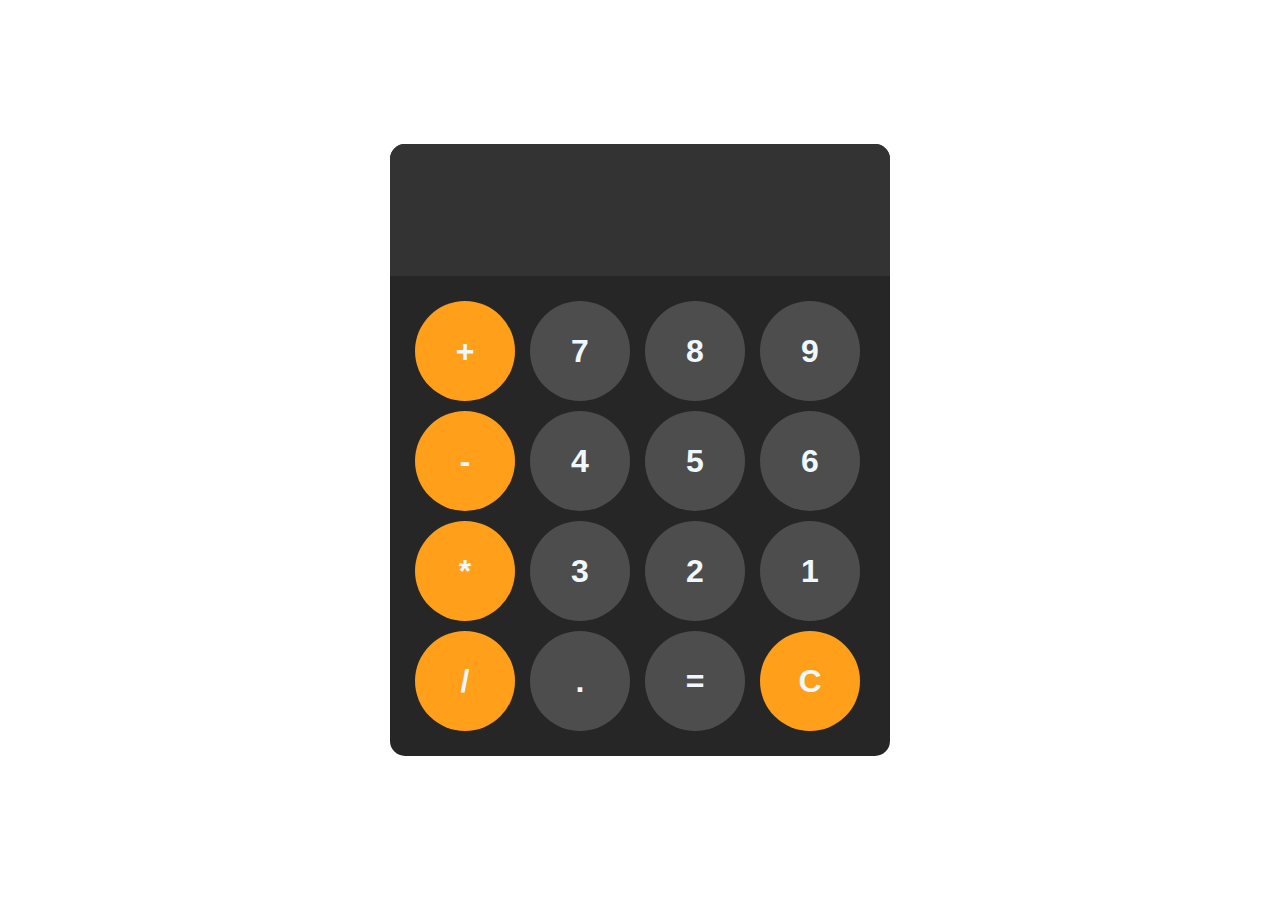
<file: Calculator Program/index.html>
<!DOCTYPE html>
<html lang="en">
<head>
    <meta charset="UTF-8">
    <meta name="viewport" content="width=device-width, initial-scale=1.0">
    <title>Document</title>
    <link rel="stylesheet" href="style.css">
</head>
<body>
    <div id="calculator">
        <input id="display" readonly>
        <div id="keys">
            <button onclick="appendtoDisplay('+')" class="operator-btn">+</button>
            <button onclick="appendtoDisplay('7')">7</button>
            <button onclick="appendtoDisplay('8')">8</button>
            <button onclick="appendtoDisplay('9')">9</button>
            <button onclick="appendtoDisplay('-')" class="operator-btn">-</button>
            <button onclick="appendtoDisplay('4')">4</button>
            <button onclick="appendtoDisplay('5')">5</button>
            <button onclick="appendtoDisplay('6')">6</button>
            <button onclick="appendtoDisplay('*')" class="operator-btn">*</button>
            <button onclick="appendtoDisplay('3')">3</button>
            <button onclick="appendtoDisplay('2')">2</button>
            <button onclick="appendtoDisplay('1')">1</button>
            <button onclick="appendtoDisplay('/')" class="operator-btn">/</button>
            <button onclick="appendtoDisplay('.')">.</button>
            <button onclick="calculate()">=</button>
            <button onclick="clearDisplay()" class="operator-btn">C</button>
        </div>
    </div>
    <script src="style.js"></script>
</body>
</html>
</file>
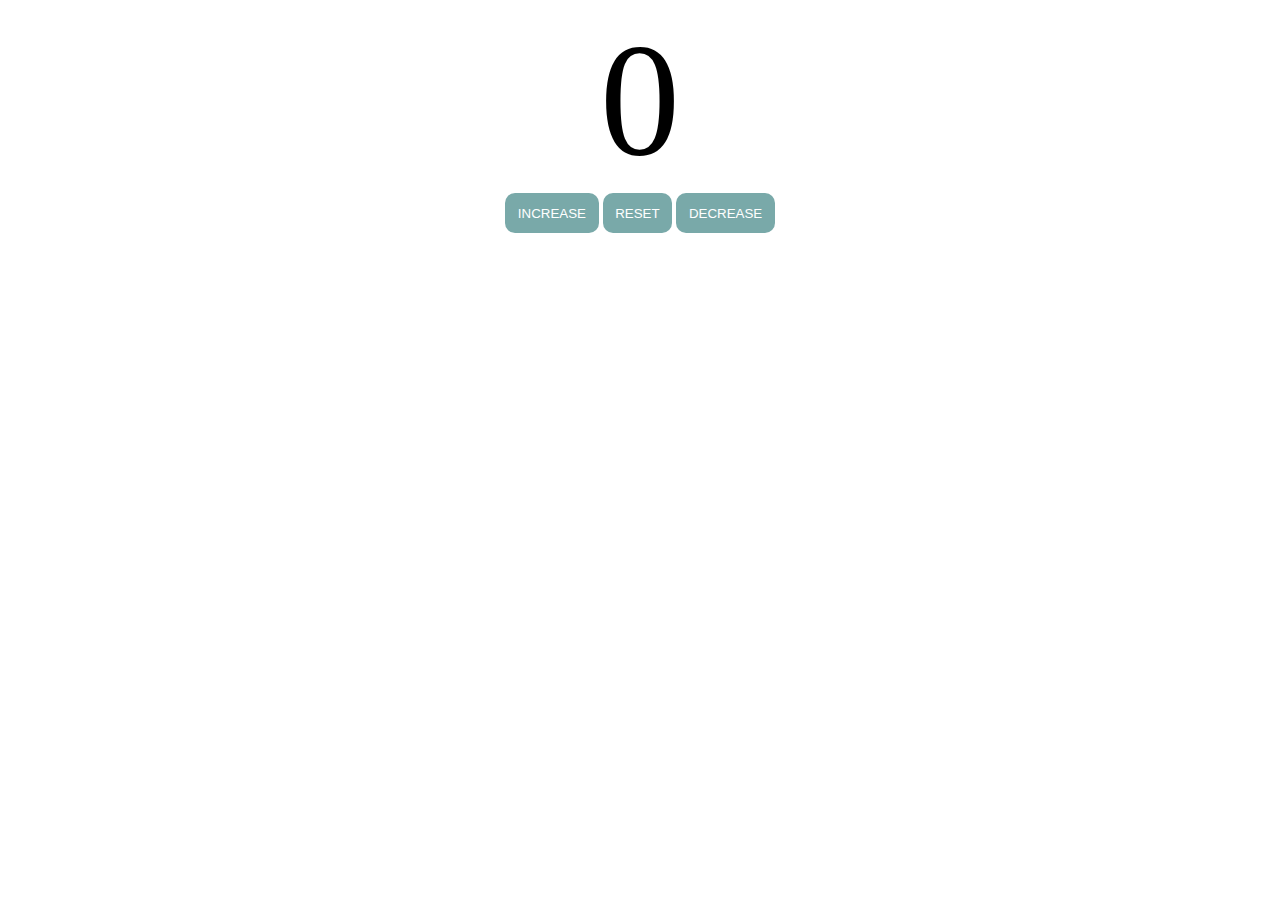
<file: Count Program/index.html>
<!DOCTYPE html>
<html lang="en">
<head>
    <meta charset="UTF-8">
    <meta name="viewport" content="width=device-width, initial-scale=1.0">
    <title>Document</title>
    <link rel="stylesheet" href="style.css">
</head>
<body>
    <p id="numCount">0</p>
    <div id="btnContainer">
        <button id="inBtn" class="buttons">INCREASE</button>
        <button id="reBtn" class="buttons">RESET</button>
        <button id="deBtn" class="buttons">DECREASE</button>
        
    </div>

    <script src="style.js"></script>
</body>
</html>
</file>
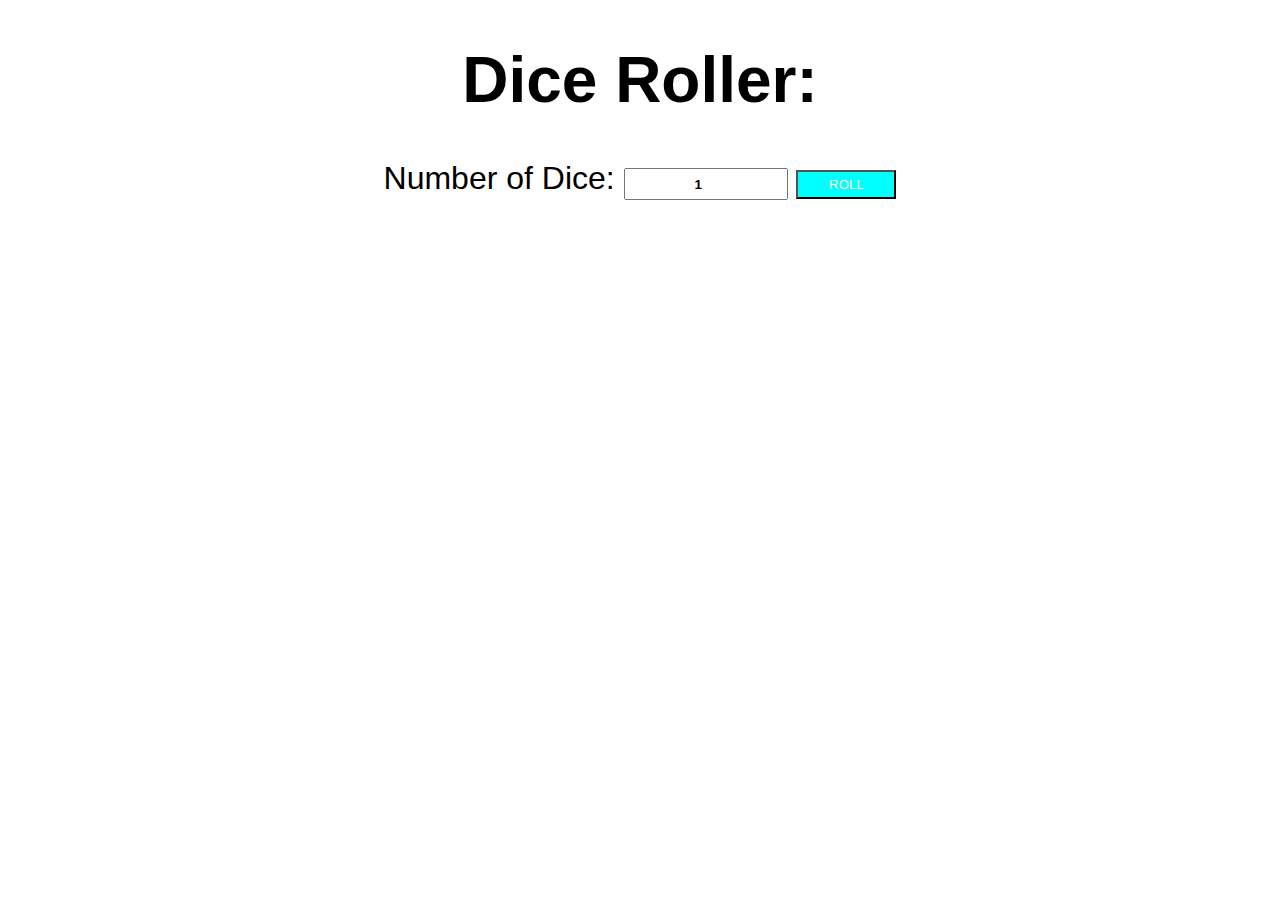
<file: Dice Roller Program/index.html>
<!DOCTYPE html>
<html lang="en">
<head>
    <meta charset="UTF-8">
    <meta name="viewport" content="width=device-width, initial-scale=1.0">
    <title>Document</title>
    <link rel="stylesheet" href="style.css">
</head>
<body>
    <h1>Dice Roller:</h1>
    <label>Number of Dice:</label>
    <input type="number" id="myTextBox" min="1" value="1">
    <button type="submit" id="mySubmit" onclick="roller()">ROLL</button>
    <div id="resultcontent"></div>
    <div id="resultImage"></div>
    <script src="style.js"></script>
</body>
</html>
</file>
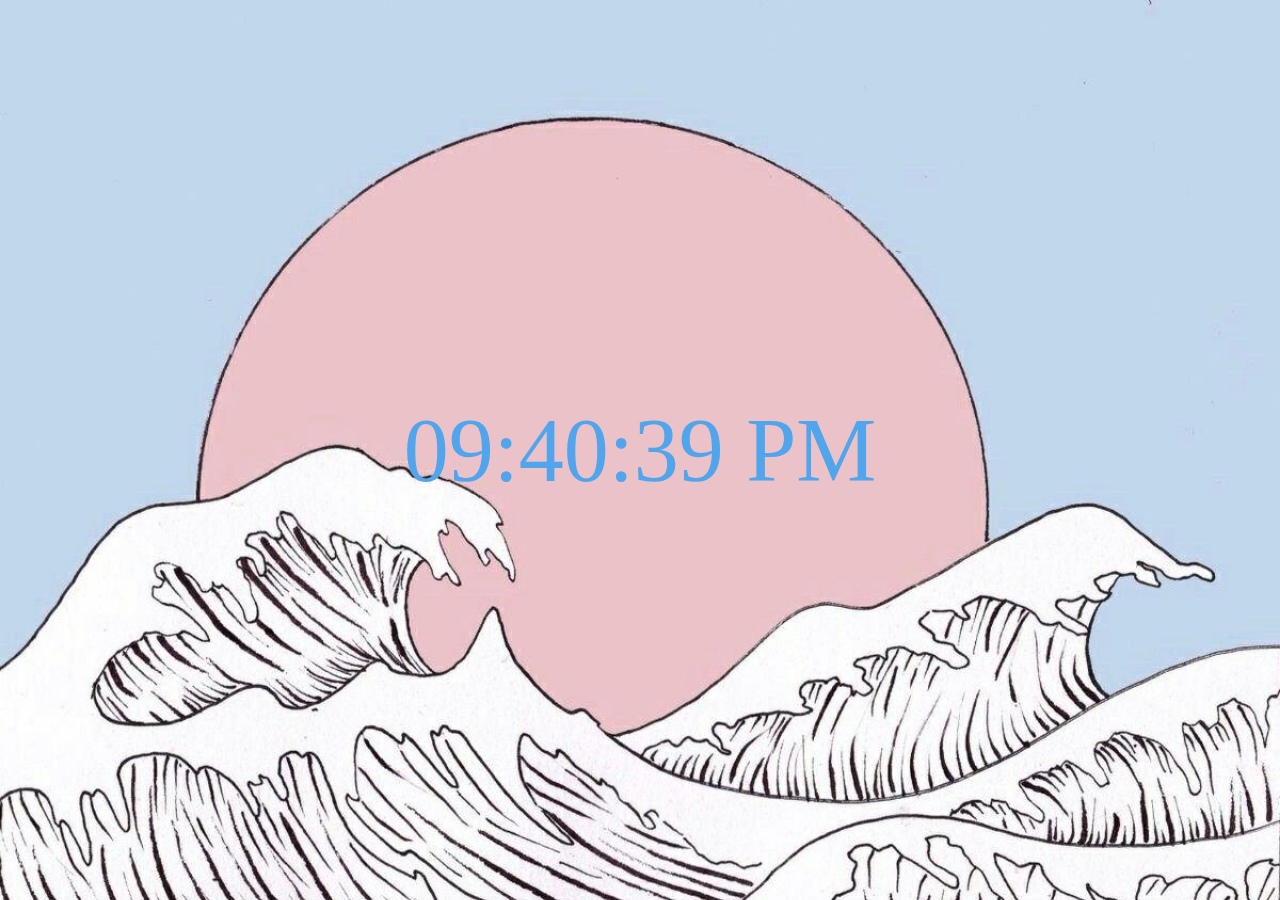
<file: Digital Clock Program/index.html>
<!DOCTYPE html>
<html lang="en">
<head>
    <meta charset="UTF-8">
    <meta name="viewport" content="width=device-width, initial-scale=1.0">
    <title>Document</title>
    <link rel="stylesheet" href="style.css">
</head>
<body>
    <div id="container">
        <dic id="clock_container">00:00:00</dic>
    </div>
    <script type="module" src="style.js"></script>
</body>
</html>
</file>
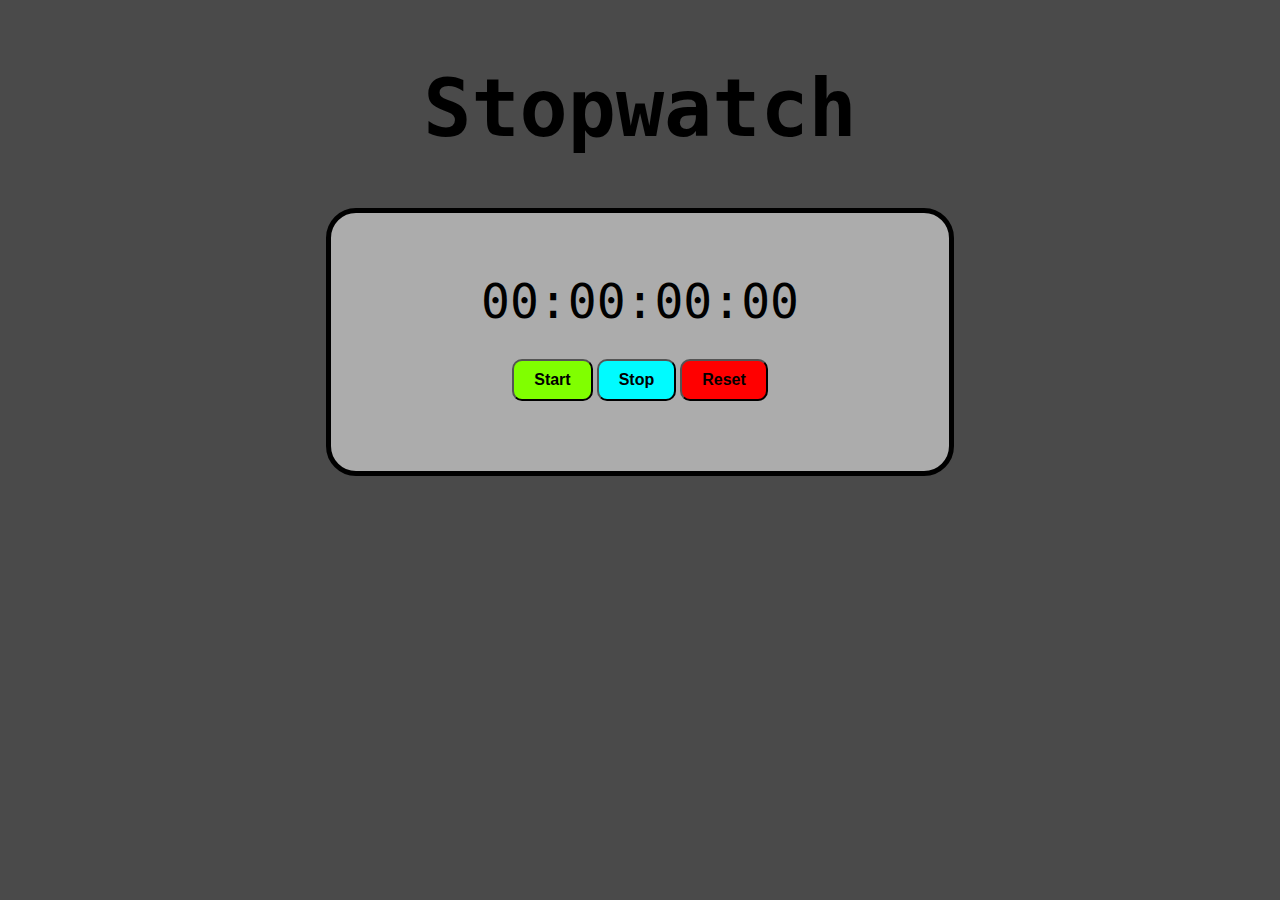
<file: Stopwatch Program/index.html>
<!DOCTYPE html>
<html lang="en">
<head>
    <meta charset="UTF-8">
    <meta name="viewport" content="width=device-width, initial-scale=1.0">
    <title>Document</title>
    <link rel="stylesheet" href="style.css">
</head>
<body>
    <h1 id="myH1">Stopwatch</h1>
    <div id="conatiner">
        <div id="display">
            00:00:00:00
        </div>
        <div id="btn-container">
            <button id="startBtn" onclick="start()">Start</button>
            <button id="stopBtn" onclick="stop()">Stop</button>
            <button id="resetBtn"onclick="reset()">Reset</button>
        </div>
    </div>
    <script src="style.js"></script>
</body>
</html>
</file>
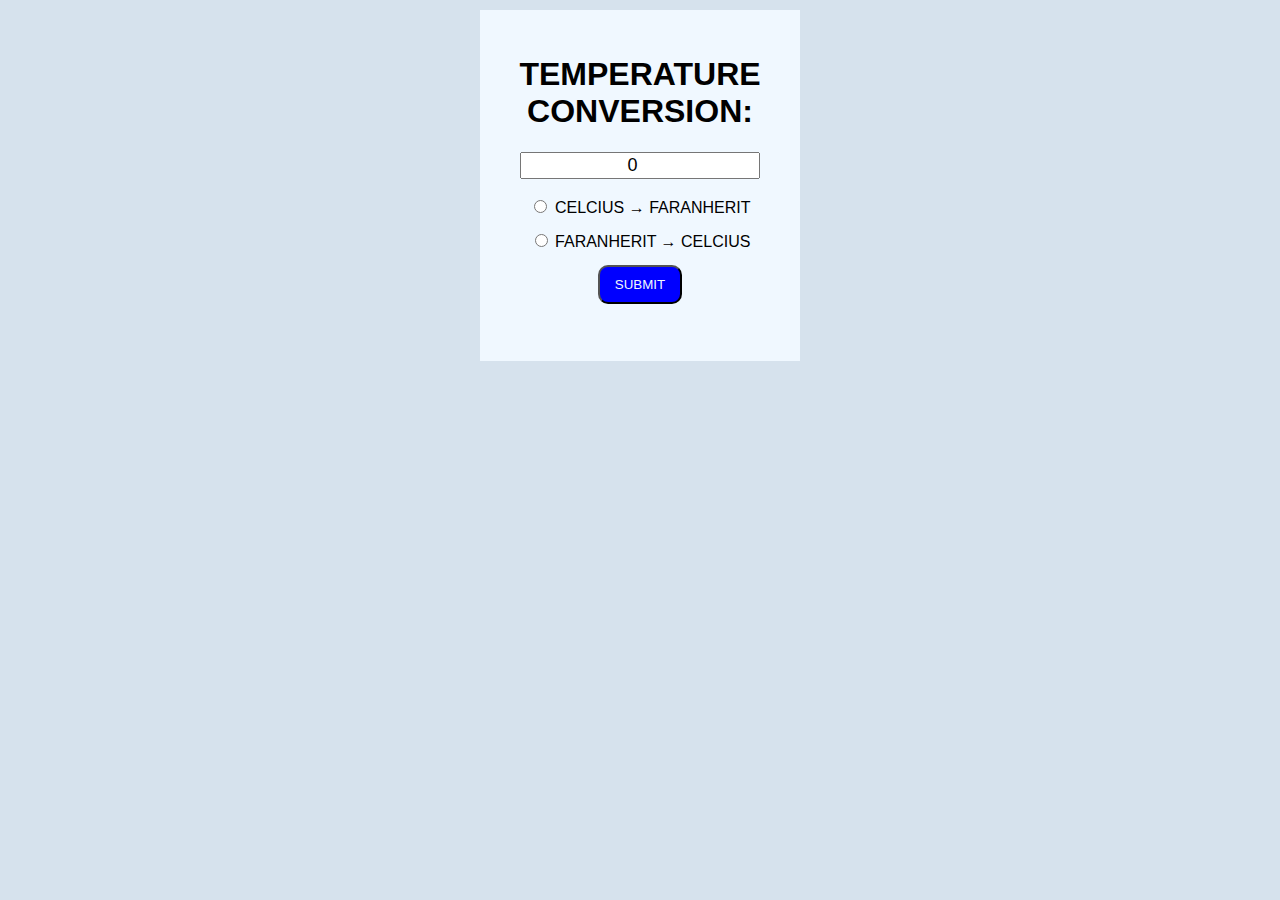
<file: Temperature Conversion Program/index.html>
<!DOCTYPE html>
<html lang="en">
<head>
    <meta charset="UTF-8">
    <meta name="viewport" content="width=device-width, initial-scale=1.0">
    <title>Document</title>
    <link rel="stylesheet" href="style.css">
</head>
<body>
    <form>
        
        <h1>TEMPERATURE CONVERSION:</h1>
        <input type="number" value="0" id="textBox"><br>
    
        <input type="radio" name="unit" id="toF">
        <label for="toF">CELCIUS → FARANHERIT</label><br>


        <input type="radio" name="unit" id="toC">
        <label for="toC">FARANHERIT → CELCIUS</label><br>
    
        <button type="button" id="mySubmit" onclick="toConvert()">SUBMIT</button>

        <p id="result"></p>


        <script src="style.js"></script>
    </form>
</body>
</html>
</file>
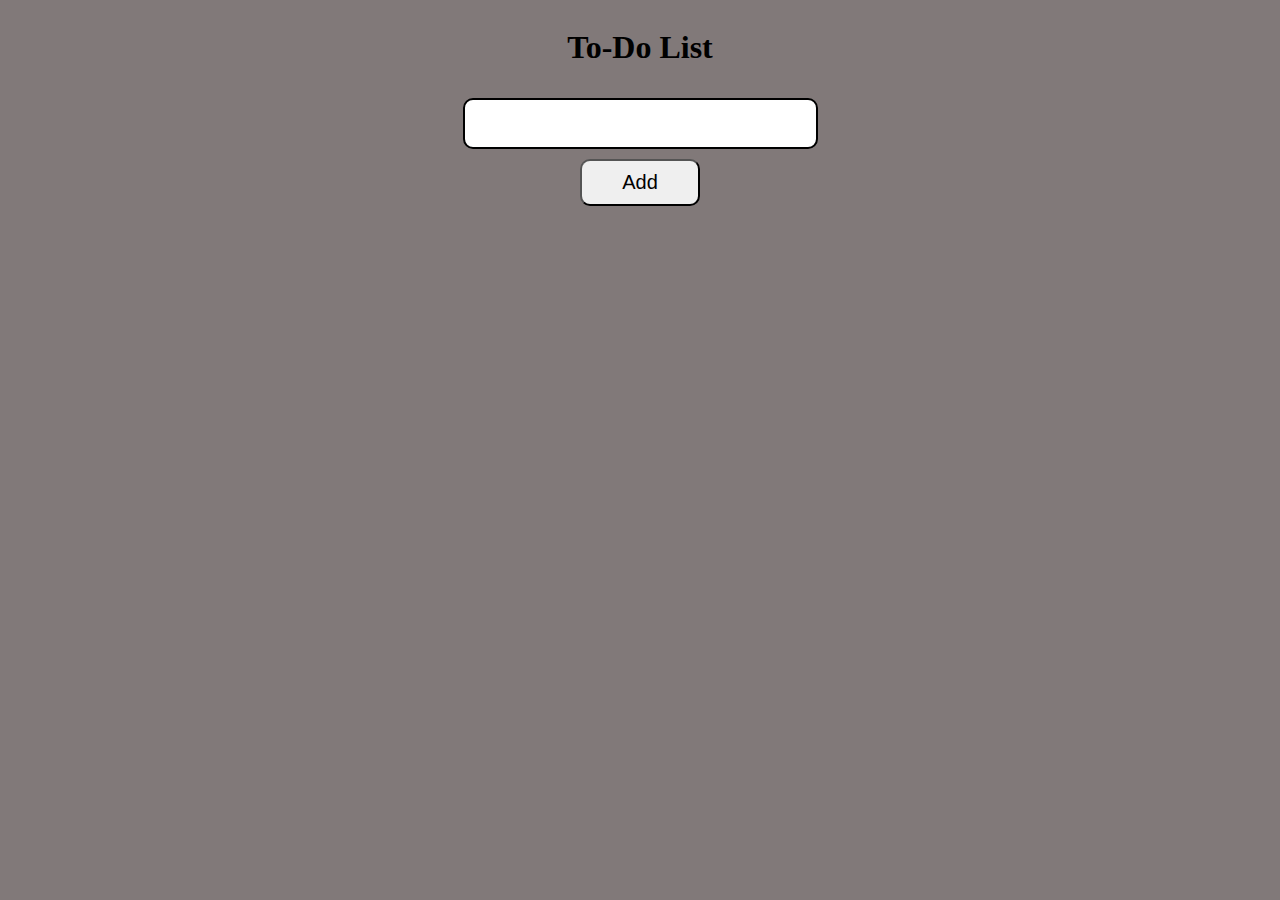
<file: To-Do List/index.html>
<!DOCTYPE html>
<html lang="en">
<head>
    <meta charset="UTF-8">
    <meta name="viewport" content="width=device-width, initial-scale=1.0">
    <title>Document</title>
    <link rel="stylesheet" href="style.css">
</head>
<body>
    <div id="todo-container">
        <h1>To-Do List</h1>
        <input type="text" id="input">
        <button onclick="add()" id="add-btn">Add</button>
        <ul id="ulcontainer">
            
        </ul>
    </div>
    <script src="style.js"></script>
</body>
</html>
</file>
<file: Calculator Program/style.css>
body{
    margin: 0px;
    display: flex;
    
    justify-content: center;
    align-items: center;
    height: 100vh;
}
button{
    height: 100px;
    width: 100px;
    border-radius: 50px;
    border: none;
    background-color: hsl(0, 0%, 30%);
    color: aliceblue;
    font-size: 2rem;
    font-weight: bold;
    cursor: pointer;
}
button:hover{
    background-color: hsl(0, 0%, 40%);
}
button:active{
    background-color: hsl(0, 0%, 50%);
}
#keys{
    display: grid;
    grid-template-columns: repeat(4, 1fr);
    gap: 10px;
    padding: 25px;
}
#calculator{
    font-family: Arial, Helvetica, sans-serif;
    background-color: hsl(0, 0%, 15%);
    border-radius: 15px;
    max-width: 500px;
    overflow: hidden;
}
#display{
    width: 100%;
    padding: 20px;
    font-size: 5rem;
    background-color: hsl(0, 0%, 20%);
    border: none;
    color: rgb(255, 255, 255);

}
.operator-btn{
    background-color: hsl(35, 100%, 55%);
}
.operator-btn:hover{
    background-color: hsl(35, 100%, 65%);
}
.operator-btn:active{
    background-color: hsl(35, 100%, 75%);
}
</file>
<file: Count Program/style.css>
#numCount{
    display: block;
    text-align: center;
    font-size: 10em;
    margin: 0%;

}
#btnContainer{
    text-align: center;
}
.buttons{
    border-radius: 10px;
    padding: 1% 1%;
    
    color: rgb(255, 255, 255);
    font-family: 'Segoe UI', Tahoma, Geneva, Verdana, sans-serif;
    background-color: rgb(121, 169, 169);
    border: none;
    transition: background-color 2.ms;
    cursor: pointer;
}

.buttons:hover{
    background-color: rgb(0, 154, 154);
}
</file>
<file: Dice Roller Program/style.css>
body{
    text-align: center;
    font-family: 'Gill Sans', 'Gill Sans MT', Calibri, 'Trebuchet MS', sans-serif;
    font-size: 2rem;
}
input{
    font-weight: bold;
    text-align: center;
    width: 150px;
    height: 18px;
    padding: 5px;
}
button{
    width: 100px;
    background-color: aqua;
    padding: 5px 5px;
    color: cornsilk;
}
#resultImage{
    margin: 25px;
}
#resultImage img{
    
    width: 100px;
    margin: 5px;
}
#resultcontent{
    margin: 15px;
}
</file>
<file: Digital Clock Program/style.css>
body{
    margin: 0%;
    background-image: url(wp5124733-aesthetic-waves-desktop-wallpapers.jpg);
    background-repeat: no-repeat;
    background-size: cover;
}
#container{
    display: flex;
    
    height: 100vh;
    align-items: center;
    justify-content: center;
}
#clock_container{
    color: rgb(81, 165, 237);
    font-size: 10vh;
    
}
</file>
<file: Stopwatch Program/style.css>
body{
    display: flex;
    flex-direction: column;
    align-items: center;
    background-color: hsla(0, 0%, 24%, 0.933);

}

#myH1{
    font-size: 5rem;
    font-family: monospace;
}
#conatiner{
    display: flex;
    flex-direction: column;
    align-items: center;
    background-color: hsla(0, 0%, 70%, 0.933);
    padding: 50px 140px;
    border-radius: 30px;
    border: 5px solid;

}
#display{
    margin: 10px;
    font-size: 3rem;
    font-family: monospace;
}

#btn-container{
    margin: 20px;
    
}
#btn-container button{
    padding: 10px 20px;
    border-radius:10px;
    font-size: 1rem;
    cursor: pointer;
    transition: background-color 0.5s ease;
}
#startBtn{
    background-color: hsl(90, 100%, 50%);
    color: rgb(0, 0, 0);
    font-weight: bold;
}
#startBtn:hover{
    background-color: hsl(90, 94%, 66%);
    color: rgb(0, 0, 0);
    font-weight: bold;
}
#stopBtn{
    background-color: hsl(181, 100%, 50%);
    color: rgb(0, 0, 0);
    font-weight: bold;
}
#stopBtn:hover{
    background-color: hsl(181, 100%, 70%);
    color: rgb(0, 0, 0);
    font-weight: bold;
}
#resetBtn{
    background-color: hsl(0, 100%, 50%);
    color: rgb(0, 0, 0);
    font-weight: bold;
}
#resetBtn:hover{
    background-color: hsl(0, 100%, 60%);
    color: rgb(0, 0, 0);
    font-weight: bold;
}
</file>
<file: Temperature Conversion Program/style.css>
body{
    font-family: Arial, Helvetica, sans-serif;
    background-color: hsla(208, 38%, 87%, 0.886);
    margin-top: 10px;
}

form{
    text-align: center;
    background-color: aliceblue;
    max-width: 300px;
    padding: 25px 10px;
    margin: auto;
}
#textBox{
    font-size: 18px;
    text-align: center;
    margin-bottom: 18px;
}
#toF{
    margin-bottom: 18px;
}
#toC{
    margin-bottom: 18px;
}
button{
    padding: 10px 15px;
    background-color: rgb(0, 0, 255);
    font-style: normal;
    font-family: 'Lucida Sans', 'Lucida Sans Regular', 'Lucida Grande', 'Lucida Sans Unicode', Geneva, Verdana, sans-serif;
    color: aliceblue;
    border-radius: 10px;
    cursor: pointer;
}

button:hover{
    background-color: rgb(0, 0, 92);
} 

p{
    font-size: xx-large;
}
</file>
<file: To-Do List/style.css>
body{
    background-color: hsl(0, 3%, 49%);
      
}
#todo-container{
    
    display: flex;
    flex-direction: column;
    align-items: center;
    justify-content: center;
    



}
#input{
    padding: 10px 20px;
    margin: 10px;
    border: 2px solid;
    border-radius: 10px;
    font-family: 'Times New Roman', Times, serif;
    font-weight: bold;
    font-size: 1.5rem;
    text-align: center;
    
}
#add-btn{
    padding: 10px 40px;
    font-size: 20px;
    border-radius: 10px;
}
#dlt-btn{
    padding: 10px 40px;
    font-size: 20px;
    border-radius: 10px;
    margin: 10px;
}

li{
    font-size: 2.5rem;
    list-style-type: none;
    font-family: 'Times New Roman', Times, serif;
}
</file>
